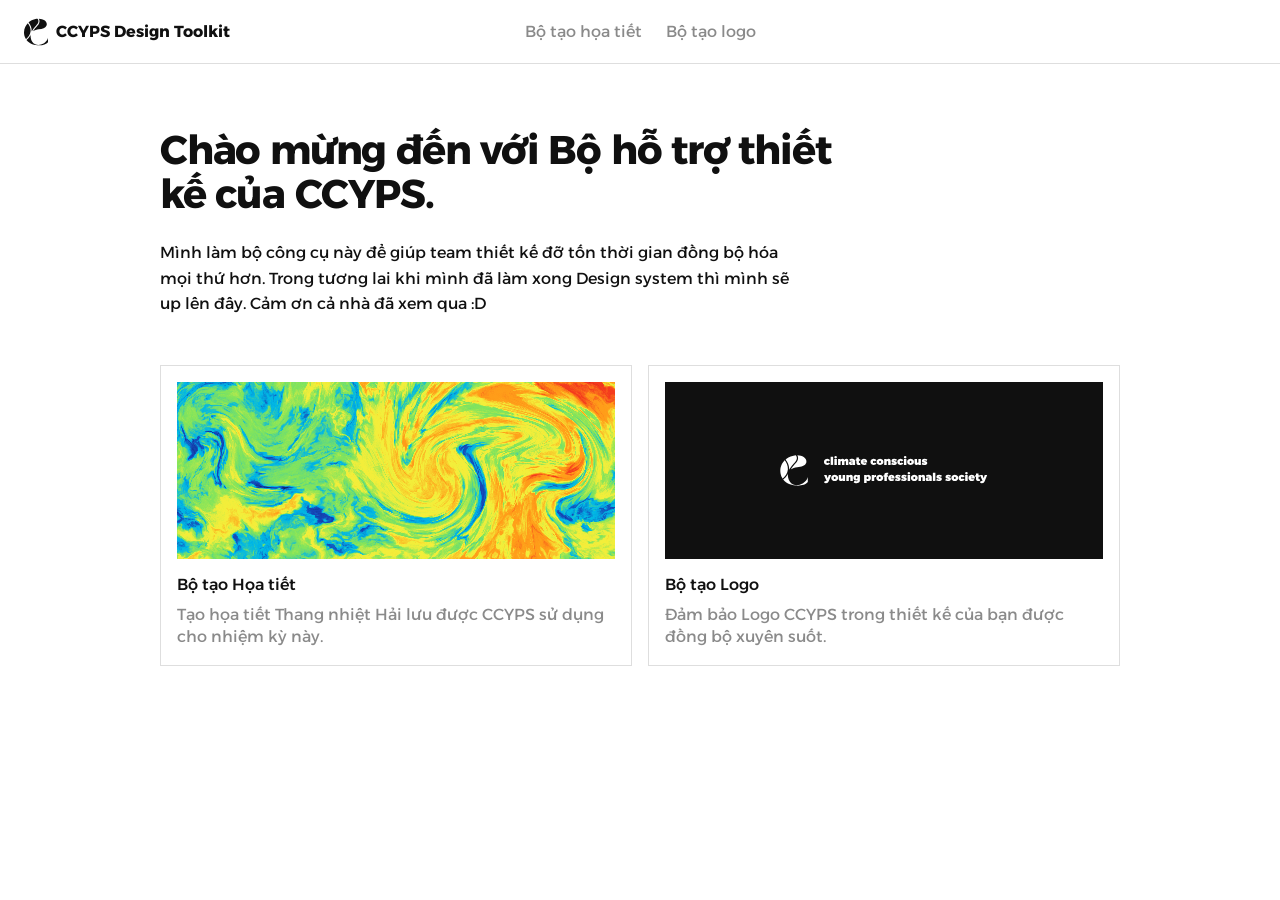
<file: index.html>
<!doctype html>
<html lang="vi">
<head>
  <meta charset="utf-8">
  <meta name="viewport" content="width=device-width,initial-scale=1">
  <title>CCYPS Design Toolkit</title>
  <link rel="stylesheet" href="assets/shared.css?v=20260921-2">
  <link rel="stylesheet" href="assets/landing.css?v=20260921-2">
  <link rel="shortcut icon" type="image/png" href="favicon.png">
</head>
<body>
<div class="app">

<header class="site-header"><a class="brand" href="index.html"><svg class="brand-logo" viewBox="0 0 565.1 626.11" aria-hidden="true"><path d="M180.47,294.41c-.13,1.75-.3,3.51-.48,5.28,9.62-17.51,21.6-35.39,35.81-53.4.7-.89,1.2-1.52,1.48-1.89,27.9-39.95,51.11-64.79,69.75-84.74,27.2-29.11,43.61-46.68,52.14-87.4,1.9-9.05,3.72-49.4-21.88-71.34-16.22,1.31-31.83,3.9-46.55,7.6-82.94,14.25-141.24,60.55-153.96,71.02-1.7,1.4-4.75,3.96-8.79,7.62,20.96,25.06,39.4,56.63,52.42,89.99,15.86,40.6,22.79,81.15,20.05,117.28Z"/><path d="M.02,324.16c.27,23.94,3.97,91.86,44.8,156.3,1.63-1.2,3.26-2.43,4.9-3.7,48.57-37.74,100.13-109.35,105.81-184.25,5.24-69-29.07-143.44-65.42-187.78C54.74,142.26-1.19,218.31.02,324.16Z"/><path d="M363.64,77.37c-9.97,47.56-30.26,69.28-58.34,99.34-18.12,19.39-40.66,43.52-67.56,82.05-.47.68-1.09,1.45-2.31,3-8.26,10.47-15.7,20.86-22.29,31.12,36.33-25.59,85.25-36.27,134.05-45.18,42.78-6.57,82.43-10.97,115.48-25.29,27.54-13.22,52.88-29.27,64.99-56.61.35-.79.68-1.57,1.01-2.36,2.07-5.06,4.5-11.53,5.6-17.03,1.1-8.81,2.2-14.53,2.2-22.58,0-66.91-83.2-121.42-187.25-123.83,18.39,28.81,17.11,64.6,14.43,77.37Z"/><path d="M547.48,496.71c-51.48,89.36-183.27,151.66-283.09,103.75-64.4-30.91-89.51-95.22-95.83-113.58-2.3-6.67-11.31-34.01-12.56-67.71-.52-14.15.32-29.42,3.61-44.76-2.23,5.07-4.63,10.13-7.19,15.17-3.49,6.86-7.28,13.68-11.37,20.44-20.27,33.46-47.25,64.18-75.97,86.5-1.96,1.52-3.91,2.99-5.85,4.41,1.18,1.51,2.37,3.02,3.6,4.53,127.87,156.88,430.08,148.16,502.29,46.13v-101.89c-3.28,14.05-8.45,31.1-17.62,47.02Z"/></svg><div class="brand-title">CCYPS Design Toolkit</div></a><nav class="site-nav"><a href="pattern.html">Bộ tạo họa tiết</a><a href="logo.html">Bộ tạo logo</a></nav><div class="head-actions"></div></header>

<main class="landing">
  <div class="landing-content">
    <h1>Chào mừng đến với Bộ hỗ trợ thiết kế của CCYPS.</h1>
    <p class="landing-copy">Mình làm bộ công cụ này để giúp team thiết kế đỡ tốn thời gian đồng bộ hóa mọi thứ hơn. Trong tương lai khi mình đã làm xong Design system thì mình sẽ up lên đây. Cảm ơn cả nhà đã xem qua :D</p>

    <div class="tool-cards">
      <a class="tool-card" href="pattern.html" aria-label="Mở Bộ tạo Họa tiết">
        <div class="tool-card-media tool-card-media--pattern">
          <canvas id="landingPatternCanvas" aria-hidden="true"></canvas>
        </div>
        <div class="tool-card-copy">
          <h2>Bộ tạo Họa tiết</h2>
          <p>Tạo họa tiết Thang nhiệt Hải lưu được CCYPS sử dụng cho nhiệm kỳ này.</p>
        </div>
      </a>

      <a class="tool-card" href="logo.html" aria-label="Mở Bộ tạo Logo">
        <div class="tool-card-media tool-card-media--logo">
          <img class="tool-card-logo" src="assets/ccyps-logo-two-white.svg" alt="" aria-hidden="true">
        </div>
        <div class="tool-card-copy">
          <h2>Bộ tạo Logo</h2>
          <p>Đảm bảo Logo CCYPS trong thiết kế của bạn được đồng bộ xuyên suốt.</p>
        </div>
      </a>
    </div>
  </div>
</main>

</div>
<script src="assets/landing.js?v=20260921-2"></script>
</body>
</html>
</file>
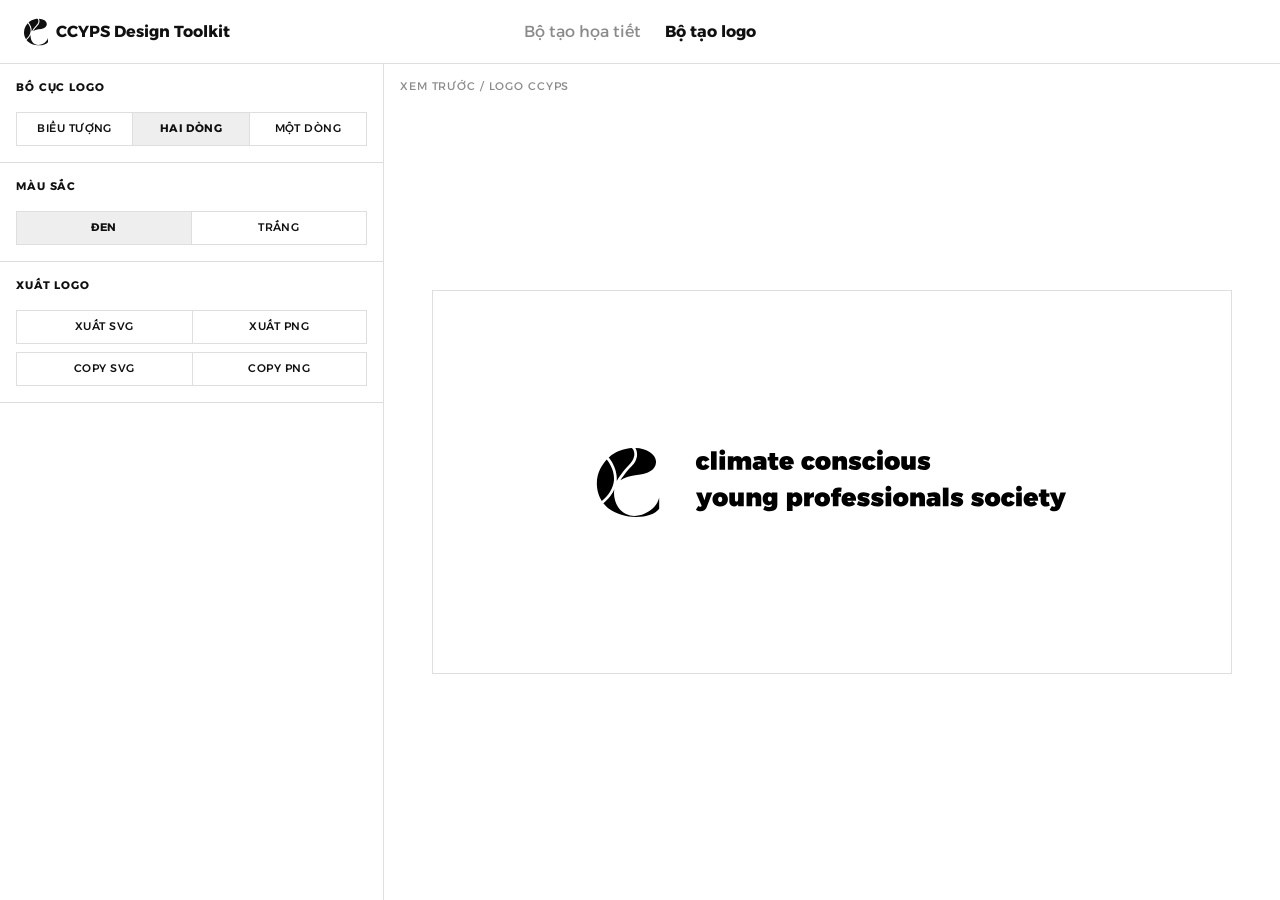
<file: logo.html>
<!doctype html>
<html lang="vi">
<head>
<meta charset="utf-8">
<meta name="viewport" content="width=device-width,initial-scale=1">
<title>CCYPS Design Toolkit — Bộ tạo logo</title>
<link rel="stylesheet" href="assets/shared.css?v=20260921-2">
<link rel="stylesheet" href="assets/logo.css?v=20260921-2">
</head>
<body>
<div class="app">
<header class="site-header"><a class="brand" href="index.html"><svg class="brand-logo" viewBox="0 0 565.1 626.11" aria-hidden="true"><path d="M180.47,294.41c-.13,1.75-.3,3.51-.48,5.28,9.62-17.51,21.6-35.39,35.81-53.4.7-.89,1.2-1.52,1.48-1.89,27.9-39.95,51.11-64.79,69.75-84.74,27.2-29.11,43.61-46.68,52.14-87.4,1.9-9.05,3.72-49.4-21.88-71.34-16.22,1.31-31.83,3.9-46.55,7.6-82.94,14.25-141.24,60.55-153.96,71.02-1.7,1.4-4.75,3.96-8.79,7.62,20.96,25.06,39.4,56.63,52.42,89.99,15.86,40.6,22.79,81.15,20.05,117.28Z"/><path d="M.02,324.16c.27,23.94,3.97,91.86,44.8,156.3,1.63-1.2,3.26-2.43,4.9-3.7,48.57-37.74,100.13-109.35,105.81-184.25,5.24-69-29.07-143.44-65.42-187.78C54.74,142.26-1.19,218.31.02,324.16Z"/><path d="M363.64,77.37c-9.97,47.56-30.26,69.28-58.34,99.34-18.12,19.39-40.66,43.52-67.56,82.05-.47.68-1.09,1.45-2.31,3-8.26,10.47-15.7,20.86-22.29,31.12,36.33-25.59,85.25-36.27,134.05-45.18,42.78-6.57,82.43-10.97,115.48-25.29,27.54-13.22,52.88-29.27,64.99-56.61.35-.79.68-1.57,1.01-2.36,2.07-5.06,4.5-11.53,5.6-17.03,1.1-8.81,2.2-14.53,2.2-22.58,0-66.91-83.2-121.42-187.25-123.83,18.39,28.81,17.11,64.6,14.43,77.37Z"/><path d="M547.48,496.71c-51.48,89.36-183.27,151.66-283.09,103.75-64.4-30.91-89.51-95.22-95.83-113.58-2.3-6.67-11.31-34.01-12.56-67.71-.52-14.15.32-29.42,3.61-44.76-2.23,5.07-4.63,10.13-7.19,15.17-3.49,6.86-7.28,13.68-11.37,20.44-20.27,33.46-47.25,64.18-75.97,86.5-1.96,1.52-3.91,2.99-5.85,4.41,1.18,1.51,2.37,3.02,3.6,4.53,127.87,156.88,430.08,148.16,502.29,46.13v-101.89c-3.28,14.05-8.45,31.1-17.62,47.02Z"/></svg><div class="brand-title">CCYPS Design Toolkit</div></a><nav class="site-nav"><a href="pattern.html">Bộ tạo họa tiết</a><a class="active" aria-current="page" href="logo.html">Bộ tạo logo</a></nav><div class="head-actions"></div></header>
<main class="logo-main"><section class="logo-controls">
<div class="section"><div class="section-title"><span>Bố cục logo</span></div><div class="choice three" id="logoLayouts"><button data-layout="symbol">Biểu tượng</button><button class="active" data-layout="two">Hai dòng</button><button data-layout="one">Một dòng</button></div></div>
<div class="section"><div class="section-title"><span>Màu sắc</span></div><div class="choice" id="logoColors"><button class="active" data-color="black">Đen</button><button data-color="white">Trắng</button></div></div>
<div class="section"><div class="section-title"><span>Xuất logo</span></div>
<div class="logo-actions"><button id="exportLogoSVG">Xuất SVG</button><button id="exportLogoPNG">Xuất PNG</button></div>
<div class="logo-actions"><button id="copyLogoSVG">Copy SVG</button><button id="copyLogoPNG">Copy PNG</button></div></div>
</section><section class="logo-stage"><div class="logo-preview-label">Xem trước / Logo CCYPS</div><div class="preview-card" id="logoPreview"></div></section></main>
</div>
<script src="assets/logo.js?v=20260921-2"></script>
</body>
</html>
</file>
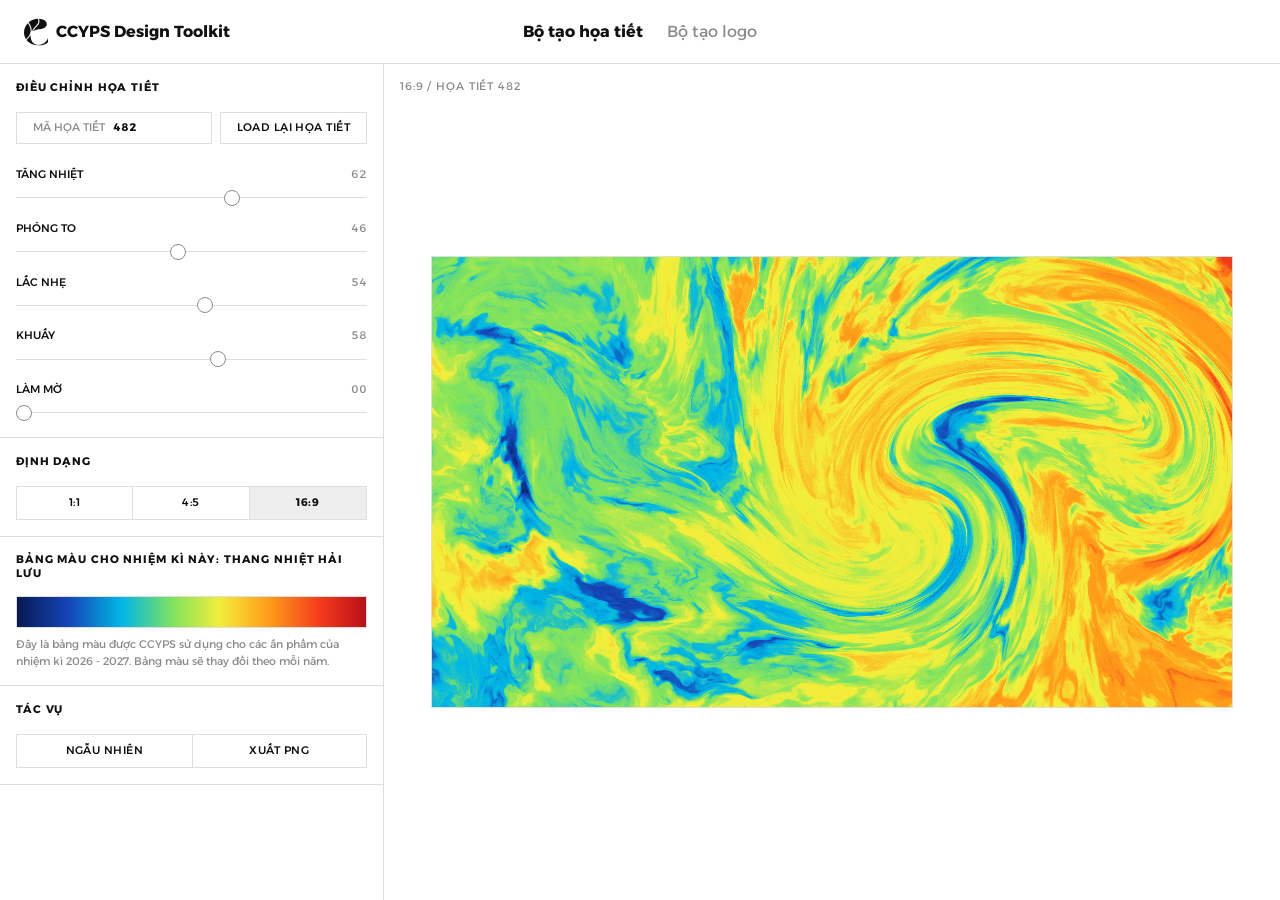
<file: pattern.html>
<!doctype html>
<html lang="vi">
<head>
<meta charset="utf-8">
<meta name="viewport" content="width=device-width,initial-scale=1">
<title>CCYPS Design Toolkit — Bộ tạo họa tiết</title>
<link rel="stylesheet" href="assets/shared.css?v=20260921-2">
<link rel="stylesheet" href="assets/pattern.css?v=20260921-2">
</head>
<body>
<div class="app">
<header class="site-header"><a class="brand" href="index.html"><svg class="brand-logo" viewBox="0 0 565.1 626.11" aria-hidden="true"><path d="M180.47,294.41c-.13,1.75-.3,3.51-.48,5.28,9.62-17.51,21.6-35.39,35.81-53.4.7-.89,1.2-1.52,1.48-1.89,27.9-39.95,51.11-64.79,69.75-84.74,27.2-29.11,43.61-46.68,52.14-87.4,1.9-9.05,3.72-49.4-21.88-71.34-16.22,1.31-31.83,3.9-46.55,7.6-82.94,14.25-141.24,60.55-153.96,71.02-1.7,1.4-4.75,3.96-8.79,7.62,20.96,25.06,39.4,56.63,52.42,89.99,15.86,40.6,22.79,81.15,20.05,117.28Z"/><path d="M.02,324.16c.27,23.94,3.97,91.86,44.8,156.3,1.63-1.2,3.26-2.43,4.9-3.7,48.57-37.74,100.13-109.35,105.81-184.25,5.24-69-29.07-143.44-65.42-187.78C54.74,142.26-1.19,218.31.02,324.16Z"/><path d="M363.64,77.37c-9.97,47.56-30.26,69.28-58.34,99.34-18.12,19.39-40.66,43.52-67.56,82.05-.47.68-1.09,1.45-2.31,3-8.26,10.47-15.7,20.86-22.29,31.12,36.33-25.59,85.25-36.27,134.05-45.18,42.78-6.57,82.43-10.97,115.48-25.29,27.54-13.22,52.88-29.27,64.99-56.61.35-.79.68-1.57,1.01-2.36,2.07-5.06,4.5-11.53,5.6-17.03,1.1-8.81,2.2-14.53,2.2-22.58,0-66.91-83.2-121.42-187.25-123.83,18.39,28.81,17.11,64.6,14.43,77.37Z"/><path d="M547.48,496.71c-51.48,89.36-183.27,151.66-283.09,103.75-64.4-30.91-89.51-95.22-95.83-113.58-2.3-6.67-11.31-34.01-12.56-67.71-.52-14.15.32-29.42,3.61-44.76-2.23,5.07-4.63,10.13-7.19,15.17-3.49,6.86-7.28,13.68-11.37,20.44-20.27,33.46-47.25,64.18-75.97,86.5-1.96,1.52-3.91,2.99-5.85,4.41,1.18,1.51,2.37,3.02,3.6,4.53,127.87,156.88,430.08,148.16,502.29,46.13v-101.89c-3.28,14.05-8.45,31.1-17.62,47.02Z"/></svg><div class="brand-title">CCYPS Design Toolkit</div></a><nav class="site-nav"><a class="active" aria-current="page" href="pattern.html">Bộ tạo họa tiết</a><a href="logo.html">Bộ tạo logo</a></nav><div class="head-actions"></div></header>
<main class="pattern-main"><section class="pattern-stage"><div class="stage-label" id="stageLabel">16:9 / Họa tiết 482</div><div class="canvas-shell"><canvas id="glcanvas"></canvas></div></section>
<aside class="pattern-controls">
<div class="section"><div class="section-title"><span>Điều chỉnh họa tiết</span></div>
<div class="seed-row"><div class="seed-display">MÃ HỌA TIẾT <strong id="seedText">482</strong></div><button id="newSeed">Load lại họa tiết</button></div>
<div class="control"><label>Tăng nhiệt <span class="value" data-for="density"></span></label><input id="density" type="range" min="0" max="100" value="62"></div>
<div class="control"><label>Phóng to <span class="value" data-for="scale"></span></label><input id="scale" type="range" min="0" max="100" value="46"></div>
<div class="control"><label>Lắc nhẹ <span class="value" data-for="turbulence"></span></label><input id="turbulence" type="range" min="0" max="100" value="54"></div>
<div class="control"><label>Khuấy <span class="value" data-for="whirl"></span></label><input id="whirl" type="range" min="0" max="100" value="58"></div>
<div class="control"><label>Làm mờ <span class="value" data-for="blur"></span></label><input id="blur" type="range" min="0" max="100" value="0"></div></div>
<div class="section"><div class="section-title"><span>Định dạng</span></div><div class="seg" id="formats"><button data-ratio="1" data-name="1:1">1:1</button><button data-ratio="0.8" data-name="4:5">4:5</button><button class="active" data-ratio="1.7777778" data-name="16:9">16:9</button></div></div>
<div class="section"><div class="section-title"><span>Bảng màu cho nhiệm kì này: Thang nhiệt hải lưu</span></div><div class="palette"></div><div class="note">Đây là bảng màu được CCYPS sử dụng cho các ấn phẩm của nhiệm kì 2026 - 2027. Bảng màu sẽ thay đổi theo mỗi năm.</div></div>
<div class="section"><div class="section-title"><span>Tác vụ</span></div><div class="pattern-action-row"><button id="randomize">Ngẫu nhiên</button><button id="export">Xuất PNG</button></div></div>
</aside></main>
</div>
<script src="assets/pattern.js?v=20260921-2"></script>
</body>
</html>
</file>
<file: assets/shared.css>
@import url('https://fonts.googleapis.com/css2?family=Alexandria:wght@400;500;700&display=swap');

:root{
  /* Color system: exactly 2 text colors */
  --ink:#101010;
  --muted:#8a8a8a;
  --paper:#ffffff;
  --line:#dedede;
  --surface-hover:#f7f7f7;
  --surface-active:#eeeeee;

  /* Type system: exactly 3 sizes */
  --type-lg:40px;
  --type-md:16px;
  --type-sm:11px;

  /* 8px spacing grid */
  --space-1:8px;
  --space-2:16px;
  --space-3:24px;
  --space-4:32px;
  --space-6:48px;
  --space-8:64px;

  /* Layout grid */
  --grid-gap:16px;
  --page-pad:24px;
  --header-h:64px;
  --rail-w:384px;
}

*{box-sizing:border-box}
html,body{
  margin:0;
  width:100%;
  min-height:100%;
  background:var(--paper);
  color:var(--ink);
  font-family:'Alexandria',Arial,sans-serif;
}
body{font-size:var(--type-md);font-weight:400}
button,input{font:inherit;color:inherit}
a{color:inherit}

.app{
  min-height:100dvh;
  height:100dvh;
  display:grid;
  grid-template-rows:var(--header-h) minmax(0,1fr);
}

/* 12-column global header grid */
.site-header{
  display:grid;
  grid-template-columns:repeat(12,minmax(0,1fr));
  column-gap:var(--grid-gap);
  align-items:center;
  min-width:0;
  padding:0 var(--page-pad);
  border-bottom:1px solid var(--line);
  background:var(--paper);
  z-index:10;
}

.brand{
  grid-column:1 / span 4;
  display:flex;
  align-items:center;
  gap:var(--space-1);
  min-width:0;
  text-decoration:none;
}
.brand-logo{width:24px;height:32px;display:block;flex:0 0 auto;fill:var(--ink)}
.brand-title{
  overflow:hidden;
  text-overflow:ellipsis;
  white-space:nowrap;
  font-size:var(--type-md);
  font-weight:700;
}

.site-nav{
  grid-column:5 / span 4;
  display:flex;
  align-items:center;
  justify-content:center;
  gap:var(--space-3);
  min-width:0;
}
.site-nav a{
  padding:var(--space-1) 0;
  color:var(--muted);
  font-size:var(--type-md);
  line-height:1.25;
  font-weight:400;
  text-decoration:none;
  white-space:nowrap;
}
.site-nav a:hover,
.site-nav a.active,
.site-nav a[aria-current='page']{color:var(--ink)}
.site-nav a.active,
.site-nav a[aria-current='page']{font-weight:700}

.head-actions{
  grid-column:9 / span 4;
  display:flex;
  justify-content:flex-end;
  align-items:center;
  gap:var(--space-1);
}

button{
  min-height:32px;
  border:1px solid var(--line);
  background:var(--paper);
  border-radius:0;
  padding:var(--space-1) var(--space-2);
  cursor:pointer;
  text-transform:uppercase;
  font-size:var(--type-sm);
  line-height:1.25;
  font-weight:500;
  letter-spacing:.04em;
}
button:hover{background:var(--surface-hover)}
button.primary{background:var(--paper)}
button.primary:hover{background:var(--surface-hover)}

.section{
  padding:var(--space-2);
  border-bottom:1px solid var(--line);
}
.section-title{
  display:flex;
  align-items:center;
  min-height:16px;
  margin-bottom:var(--space-2);
  color:var(--ink);
  font-size:var(--type-sm);
  line-height:1.25;
  font-weight:700;
  text-transform:uppercase;
  letter-spacing:.08em;
}
.note{
  margin-top:var(--space-1);
  color:var(--muted);
  font-size:var(--type-sm);
  line-height:1.5;
  font-weight:400;
}

.choice,.seg{
  display:grid;
  border:1px solid var(--line);
  border-radius:0;
  overflow:hidden;
}
.choice{grid-template-columns:repeat(2,minmax(0,1fr))}
.choice.three,.seg{grid-template-columns:repeat(3,minmax(0,1fr))}
.choice button,.seg button{
  min-width:0;
  border:0;
  border-right:1px solid var(--line);
  border-radius:0;
  padding:var(--space-1);
  background:var(--paper);
  color:var(--ink);
}
.choice button:last-child,.seg button:last-child{border-right:0}
.choice button:hover,.seg button:hover{background:var(--surface-hover)}
.choice button.active,.seg button.active{
  background:var(--surface-active);
  color:var(--ink);
  font-weight:700;
}

a,button{
  transition:background-color .15s ease,color .15s ease,border-color .15s ease,opacity .15s ease;
}
a:focus-visible,button:focus-visible,input:focus-visible{
  outline:1px solid var(--ink);
  outline-offset:2px;
}

@media(max-width:780px){
  :root{
    --header-h:auto;
    --grid-gap:8px;
    --page-pad:16px;
  }
  .app{height:auto;min-height:100dvh;grid-template-rows:auto minmax(0,1fr)}
  .site-header{
    grid-template-columns:repeat(4,minmax(0,1fr));
    row-gap:var(--space-1);
    padding:var(--space-2) var(--page-pad);
  }
  .brand{grid-column:1 / -1;grid-row:1}
  .site-nav{
    grid-column:1 / -1;
    grid-row:2;
    justify-content:flex-start;
    gap:var(--space-3);
  }
  .head-actions{display:none}
}
</file>
<file: assets/landing.css>
/* CCYPS landing page — 12-column grid */

.landing{
  min-height:0;
  overflow-y:auto;
  padding:var(--space-8) var(--page-pad);
}

.landing-content{
  width:100%;
  max-width:960px;
  margin:0 auto;
  display:grid;
  grid-template-columns:repeat(12,minmax(0,1fr));
  column-gap:var(--grid-gap);
  row-gap:0;
}

.landing-content h1{
  grid-column:1 / span 9;
  margin:0 0 var(--space-3);
  font-size:var(--type-lg);
  font-weight:700;
  line-height:1.1;
  letter-spacing:-.03em;
}

.landing-copy{
  grid-column:1 / span 8;
  margin:0;
  color:var(--ink);
  font-size:var(--type-md);
  font-weight:400;
  line-height:1.6;
}

.tool-cards{
  grid-column:1 / -1;
  display:grid;
  grid-template-columns:repeat(12,minmax(0,1fr));
  column-gap:var(--grid-gap);
  margin-top:var(--space-6);
}

.tool-card{
  grid-column:span 6;
  min-width:0;
  overflow:hidden;
  color:var(--ink);
  text-decoration:none;
  background:var(--paper);
  border:1px solid var(--line);
  border-radius:0;
}
.tool-card:hover{background:var(--surface-hover)}

.tool-card-media{
  position:relative;
  margin:var(--space-2) var(--space-2) 0;
  aspect-ratio:304/123;
  overflow:hidden;
  border-radius:0;
}
.tool-card-media--pattern{
  background:linear-gradient(90deg,#071a52 0%,#1546b8 18%,#00b7e5 37%,#83e45b 55%,#f3ee3a 68%,#ff9d19 82%,#f43a1d 100%);
}
#landingPatternCanvas{display:block;width:100%;height:100%}
.tool-card-media--logo{display:grid;place-items:center;background:#101010}
.tool-card-logo{display:block;width:56%;height:auto;max-width:224px}

.tool-card-copy{padding:var(--space-2)}
.tool-card-copy h2{
  margin:0 0 var(--space-1);
  color:var(--ink);
  font-size:var(--type-md);
  font-weight:500;
  line-height:1.3;
}
.tool-card-copy p{
  margin:0;
  color:var(--muted);
  font-size:var(--type-md);
  font-weight:400;
  line-height:1.4;
}

@media(max-width:780px){
  .landing{padding:var(--space-6) var(--page-pad)}
  .landing-content{grid-template-columns:repeat(4,minmax(0,1fr))}
  .landing-content h1{grid-column:1 / -1}
  .landing-copy{grid-column:1 / -1}
  .tool-cards{
    grid-column:1 / -1;
    grid-template-columns:repeat(4,minmax(0,1fr));
    row-gap:var(--space-2);
    margin-top:var(--space-4);
  }
  .tool-card{grid-column:1 / -1}
}
</file>
<file: assets/logo.css>
/* CCYPS Logo Generator — fixed rail + fluid stage grid */

body{overflow:hidden}
.logo-main{
  display:grid;
  grid-template-columns:var(--rail-w) minmax(0,1fr);
  grid-template-rows:minmax(0,1fr);
  width:100%;
  height:100%;
  min-width:0;
  min-height:0;
  overflow:hidden;
}
.logo-controls{
  grid-column:1;
  grid-row:1;
  width:var(--rail-w);
  min-width:0;
  min-height:0;
  overflow-y:auto;
  border-right:1px solid var(--line);
  background:var(--paper);
}
.logo-stage{
  grid-column:2;
  grid-row:1;
  position:relative;
  display:grid;
  place-items:center;
  min-width:0;
  min-height:0;
  overflow:hidden;
  padding:var(--space-6);
  background:var(--paper);
}
.logo-preview-label{
  position:absolute;
  left:var(--space-2);
  top:var(--space-2);
  z-index:2;
  color:var(--muted);
  font-size:var(--type-sm);
  font-weight:400;
  line-height:1.25;
  text-transform:uppercase;
  letter-spacing:.08em;
}
.preview-card{
  width:100%;
  max-width:960px;
  min-height:384px;
  display:grid;
  place-items:center;
  padding:var(--space-8);
  background:var(--paper);
  border:1px solid var(--line);
  border-radius:0;
  overflow:hidden;
}
.preview-card.dark{background:#101010;border-color:var(--line)}
.vector-lockup{
  display:block;
  width:auto;
  height:auto;
  max-width:calc(100% - 48px);
  max-height:calc(100% - 48px);
  object-fit:contain;
  object-position:center;
}
.logo-actions{
  display:grid;
  grid-template-columns:repeat(2,minmax(0,1fr));
  border:1px solid var(--line);
  border-radius:0;
  overflow:hidden;
}
.logo-actions+.logo-actions{margin-top:var(--space-1)}
.logo-actions button{
  width:100%;
  border:0;
  border-radius:0;
  background:var(--paper);
  color:var(--ink);
}
.logo-actions button+button{border-left:1px solid var(--line)}
.logo-actions button:hover{background:var(--surface-hover)}

@media(max-width:780px){
  body{overflow:auto}
  .logo-main{
    grid-template-columns:1fr;
    grid-template-rows:56dvh auto;
    height:auto;
    overflow:visible;
  }
  .logo-stage{
    grid-column:1;
    grid-row:1;
    padding:var(--space-3);
    border-bottom:1px solid var(--line);
  }
  .logo-controls{
    grid-column:1;
    grid-row:2;
    width:100%;
    border-right:0;
    overflow:visible;
  }
  .preview-card{
    min-height:280px;
    padding:var(--space-4);
  }
  .vector-lockup{max-height:192px}
}
</file>
<file: assets/pattern.css>
/* CCYPS Pattern Generator — fixed rail + fluid stage grid */

body{overflow:hidden}

.pattern-main{
  display:grid;
  grid-template-columns:var(--rail-w) minmax(0,1fr);
  grid-template-rows:minmax(0,1fr);
  width:100%;
  height:100%;
  min-width:0;
  min-height:0;
  overflow:hidden;
}

.pattern-controls{
  grid-column:1;
  grid-row:1;
  width:var(--rail-w);
  min-width:0;
  min-height:0;
  overflow-y:auto;
  overflow-x:hidden;
  background:var(--paper);
  border-right:1px solid var(--line);
}

.pattern-stage{
  grid-column:2;
  grid-row:1;
  position:relative;
  width:100%;
  height:100%;
  min-width:0;
  min-height:0;
  display:grid;
  place-items:center;
  overflow:hidden;
  background:var(--paper);
}

.canvas-shell{
  position:absolute;
  inset:0;
  display:grid;
  place-items:center;
  min-width:0;
  min-height:0;
  padding:var(--space-6);
  overflow:hidden;
}

.pattern-stage canvas{
  display:block;
  width:auto;
  height:auto;
  max-width:100%;
  max-height:100%;
  border:0;
  background:transparent;
  box-shadow:0 0 0 1px var(--line);
}

.stage-label{
  position:absolute;
  top:var(--space-2);
  left:var(--space-2);
  z-index:2;
  color:var(--muted);
  font-size:var(--type-sm);
  font-weight:400;
  line-height:1.25;
  text-transform:uppercase;
  letter-spacing:.08em;
  pointer-events:none;
}

.control{margin:0 0 var(--space-2)}
.control:last-child{margin-bottom:0}
.control label{
  display:flex;
  justify-content:space-between;
  align-items:baseline;
  gap:var(--space-1);
  margin-bottom:var(--space-1);
  color:var(--ink);
  font-size:var(--type-sm);
  font-weight:500;
  line-height:1.25;
  text-transform:uppercase;
}
.value{
  flex-shrink:0;
  color:var(--muted);
  font-size:var(--type-sm);
  font-variant-numeric:tabular-nums;
  font-weight:400;
}

.control input[type='range']{
  -webkit-appearance:none;
  appearance:none;
  display:block;
  width:100%;
  height:16px;
  margin:0;
  padding:0;
  background:transparent;
  cursor:ew-resize;
}
.control input[type='range']::-webkit-slider-runnable-track{width:100%;height:1px;background:var(--line);border:0}
.control input[type='range']::-webkit-slider-thumb{
  -webkit-appearance:none;
  appearance:none;
  width:16px;
  height:16px;
  margin-top:-7.5px;
  background:var(--paper);
  border:1px solid var(--muted);
  border-radius:50%;
}
.control input[type='range']::-moz-range-track{width:100%;height:1px;background:var(--line);border:0}
.control input[type='range']::-moz-range-progress{height:1px;background:var(--line)}
.control input[type='range']::-moz-range-thumb{width:16px;height:16px;background:var(--paper);border:1px solid var(--muted);border-radius:50%}
.control input[type='range']:focus{outline:none}

.seed-row{
  display:grid;
  grid-template-columns:minmax(0,1fr) auto;
  gap:var(--space-1);
  align-items:stretch;
  margin-bottom:var(--space-3);
}
.seed-display{
  min-width:0;
  min-height:32px;
  display:flex;
  align-items:center;
  gap:var(--space-1);
  padding:var(--space-1) var(--space-2);
  border:1px solid var(--line);
  border-radius:0;
  color:var(--muted);
  font-size:var(--type-sm);
  line-height:1.25;
  font-weight:400;
  font-variant-numeric:tabular-nums;
  overflow:hidden;
  text-overflow:ellipsis;
  white-space:nowrap;
}
.seed-display strong{color:var(--ink);font-weight:700}

.palette{
  width:100%;
  height:32px;
  border:1px solid var(--line);
  background:linear-gradient(90deg,#071a52 0%,#1546b8 15%,#00b7e5 30%,#83e45b 45%,#f3ee3a 58%,#ff9d19 72%,#f43a1d 87%,#b80f1a 100%);
}

.pattern-action-row{
  display:grid;
  grid-template-columns:repeat(2,minmax(0,1fr));
  border:1px solid var(--line);
}
.pattern-action-row button{
  width:100%;
  border:0;
  border-radius:0;
  background:var(--paper);
}
.pattern-action-row button+button{border-left:1px solid var(--line)}
.pattern-action-row button:hover{background:var(--surface-hover)}

@media(max-width:780px){
  body{overflow:auto}
  .pattern-main{
    grid-template-columns:1fr;
    grid-template-rows:56dvh auto;
    width:100%;
    height:auto;
    min-height:0;
    overflow:visible;
  }
  .pattern-stage{
    grid-column:1;
    grid-row:1;
    width:100%;
    height:56dvh;
    min-height:0;
    border-bottom:1px solid var(--line);
  }
  .pattern-controls{
    grid-column:1;
    grid-row:2;
    width:100%;
    min-height:0;
    overflow:visible;
    border-right:0;
  }
  .canvas-shell{padding:var(--space-3)}
}
</file>
